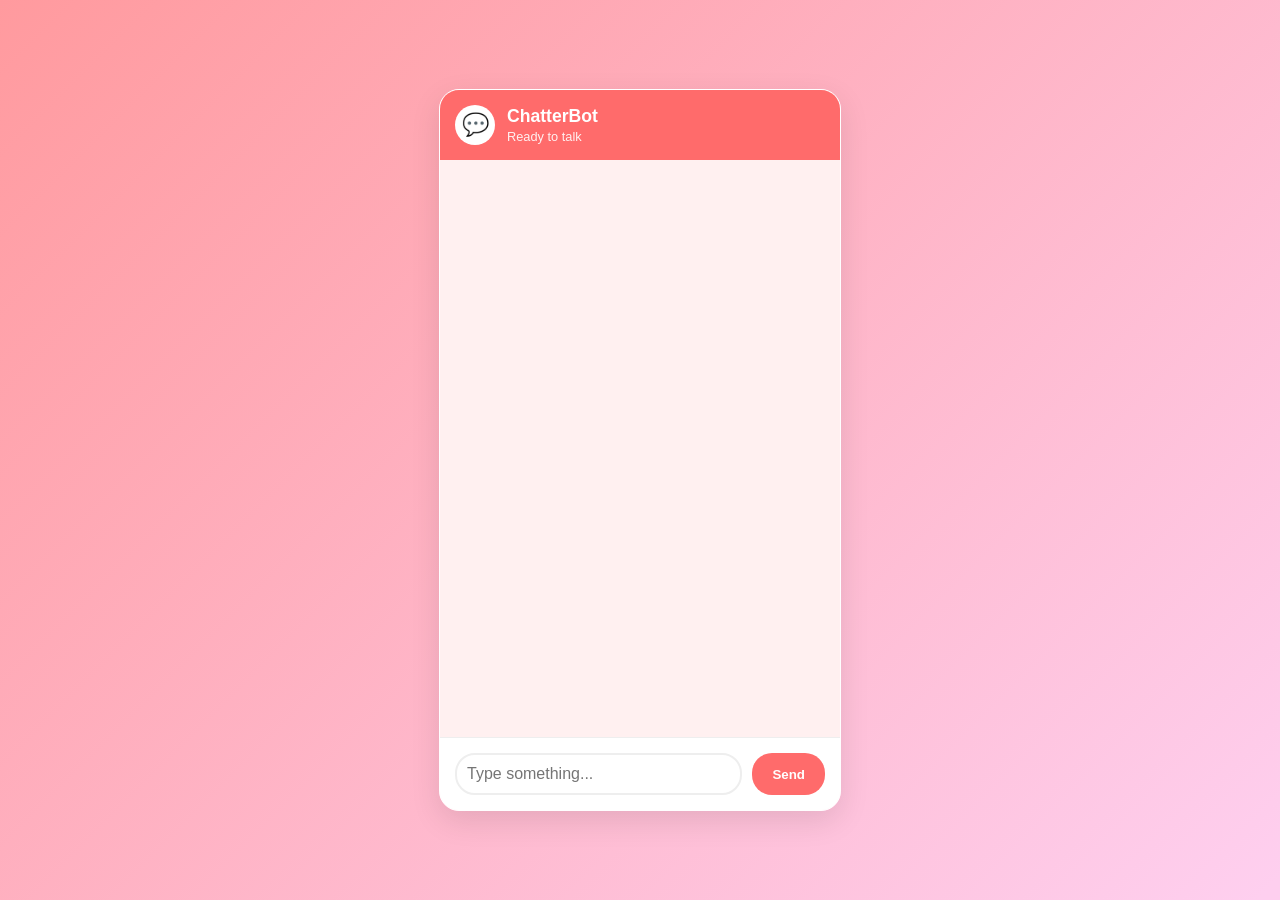
<file: Chatbot/chat.html>
<!DOCTYPE html>
<html lang="en">
<head>
    <meta charset="UTF-8">
    <meta name="viewport" content="width=device-width, initial-scale=1.0">
    <title>Conversational Bot</title>
    <link rel="stylesheet" href="styles.css">
    
</head>
<body>

    <div class="chat-container">
        <div class="chat-header">
            <div class="avatar">💬</div>
            <div class="bot-info">
                <h3>ChatterBot</h3>
                <span>Ready to talk</span>
            </div>
        </div>

        <!-- CHAT WINDOW IS NOW EMPTY -->
        <div id="chatWindow">
            <!-- No default message here -->
        </div>

        <form class="input-area" id="chatForm">
            <input type="text" id="messageInput" placeholder="Type something..." autocomplete="off" required>
            <button type="submit" id="sendBtn">Send</button>
        </form>
    </div>

<script src="script.js"></script>
</body>
</html>
</file>
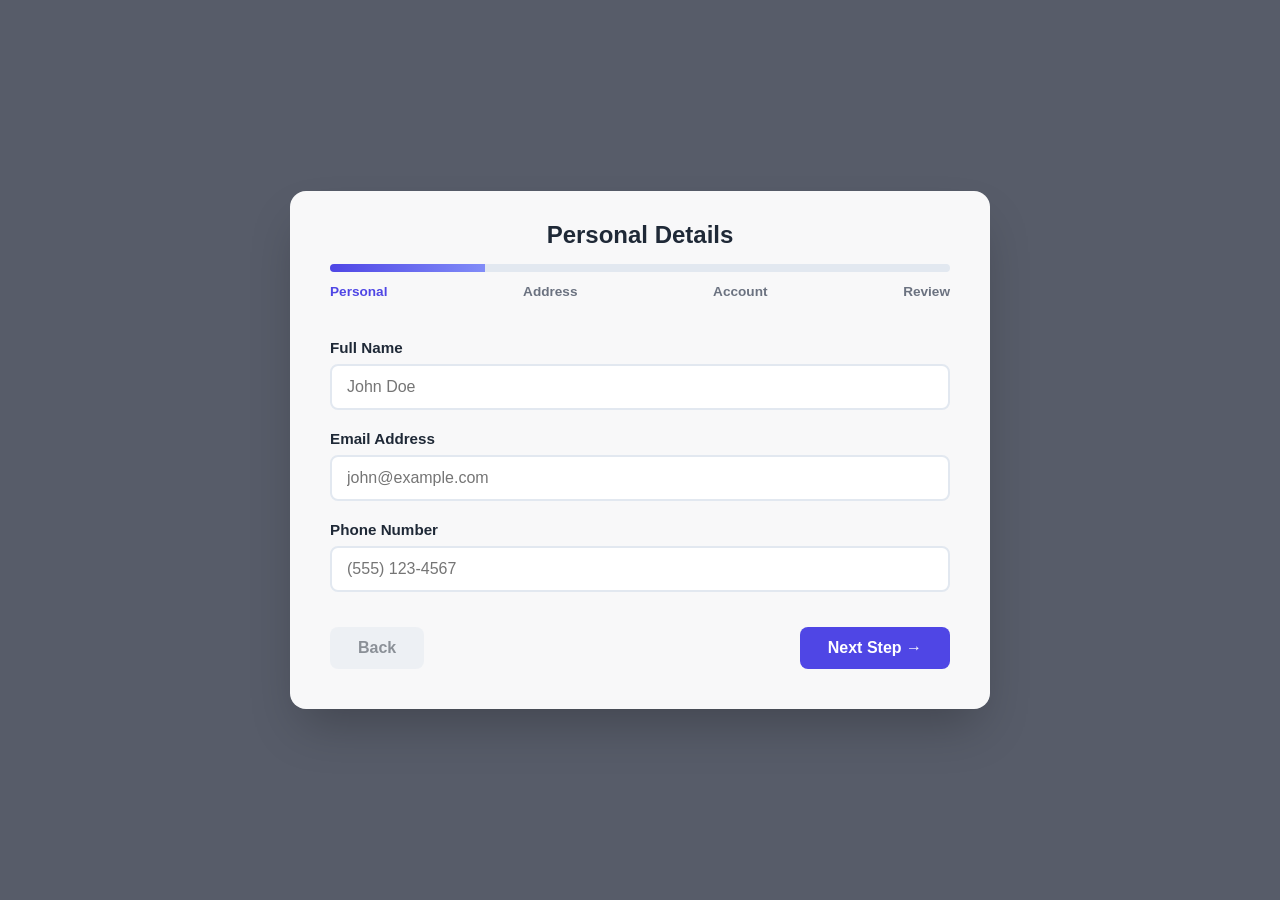
<file: Form/form.html>
<!DOCTYPE html>
<html lang="en">
<head>
    <meta charset="UTF-8">
    <meta name="viewport" content="width=device-width, initial-scale=1.0">
    <title>Fixed Multi-Step Form</title>
    
   <!--CSS File Link-->
   <link rel="stylesheet" href="styles.css">

</head>
<body>

    <!-- =========================================
         HTML SECTION
    ========================================== -->
    <div class="form-container">
        
        <div class="progress-header">
            <h2 class="progress-title" id="formTitle">Personal Details</h2>
            <div class="progress-track">
                <div class="progress-fill" id="progressBar"></div>
            </div>
            <div class="step-indicator">
                <span class="step-label active">Personal</span>
                <span class="step-label">Address</span>
                <span class="step-label">Account</span>
                <span class="step-label">Review</span>
            </div>
        </div>

        <form id="multiStepForm" class="form-body">
            
            <!-- Step 1 -->
            <div class="step active-step" data-step="1">
                <div class="input-group">
                    <label for="fullName">Full Name</label>
                    <input type="text" id="fullName" name="fullName" placeholder="John Doe">
                    <div class="error-message">Name is required.</div>
                </div>
                <div class="input-group">
                    <label for="email">Email Address</label>
                    <input type="email" id="email" name="email" placeholder="john@example.com">
                    <div class="error-message">Valid email required.</div>
                </div>
                <div class="input-group">
                    <label for="phone">Phone Number</label>
                    <input type="tel" id="phone" name="phone" placeholder="(555) 123-4567">
                    <div class="error-message">Phone is required.</div>
                </div>
            </div>

            <!-- Step 2 -->
            <div class="step" data-step="2">
                <div class="input-group">
                    <label for="address">Street Address</label>
                    <input type="text" id="address" name="address" placeholder="123 Main St">
                    <div class="error-message">Address is required.</div>
                </div>
                <div class="input-group">
                    <label for="city">City</label>
                    <input type="text" id="city" name="city" placeholder="New York">
                    <div class="error-message">City is required.</div>
                </div>
                <div class="input-group">
                    <label for="zip">Zip Code</label>
                    <input type="text" id="zip" name="zip" placeholder="10001">
                    <div class="error-message">Zip code is required.</div>
                </div>
            </div>

            <!-- Step 3 -->
            <div class="step" data-step="3">
                <div class="input-group">
                    <label for="username">Username</label>
                    <input type="text" id="username" name="username" placeholder="johndoe123">
                    <div class="error-message">Username required (min 4 chars).</div>
                </div>
                <div class="input-group">
                    <label for="password">Password</label>
                    <input type="password" id="password" name="password" placeholder="••••••••">
                    <div class="error-message">Password required (min 6 chars).</div>
                </div>
                <div class="input-group">
                    <label for="confirmPassword">Confirm Password</label>
                    <input type="password" id="confirmPassword" name="confirmPassword" placeholder="••••••••">
                    <div class="error-message">Passwords do not match.</div>
                </div>
            </div>

            <!-- Step 4 -->
            <div class="step" data-step="4">
                <h3 style="margin-bottom: 20px; color: var(--text-main);">Review Details</h3>
                <div class="summary-grid" id="summaryContent">
                    <!-- JS Injected -->
                </div>
            </div>

            <div class="button-container">
                <button type="button" class="btn btn-prev" id="prevBtn" disabled>Back</button>
                <button type="button" class="btn btn-next" id="nextBtn">Next Step &rarr;</button>
                <button type="submit" class="btn btn-submit" id="submitBtn" style="display: none;">Submit &checkmark;</button>
            </div>

        </form>
    </div>

    <!-- Success Modal -->
    <div class="modal-overlay" id="successModal">
        <div class="success-card">
            <span class="success-icon">🎉</span>
            <h2 style="margin-bottom: 10px; color: var(--text-main);">Success!</h2>
            <p style="color: var(--text-light);">Your application has been submitted.</p>
            <button class="btn btn-next" style="margin-top: 25px;" onclick="location.reload()">Start New</button>
        </div>
    </div>

<!--JS File Link-->
<script src="script.js"></script>

</body>
</html>
</file>
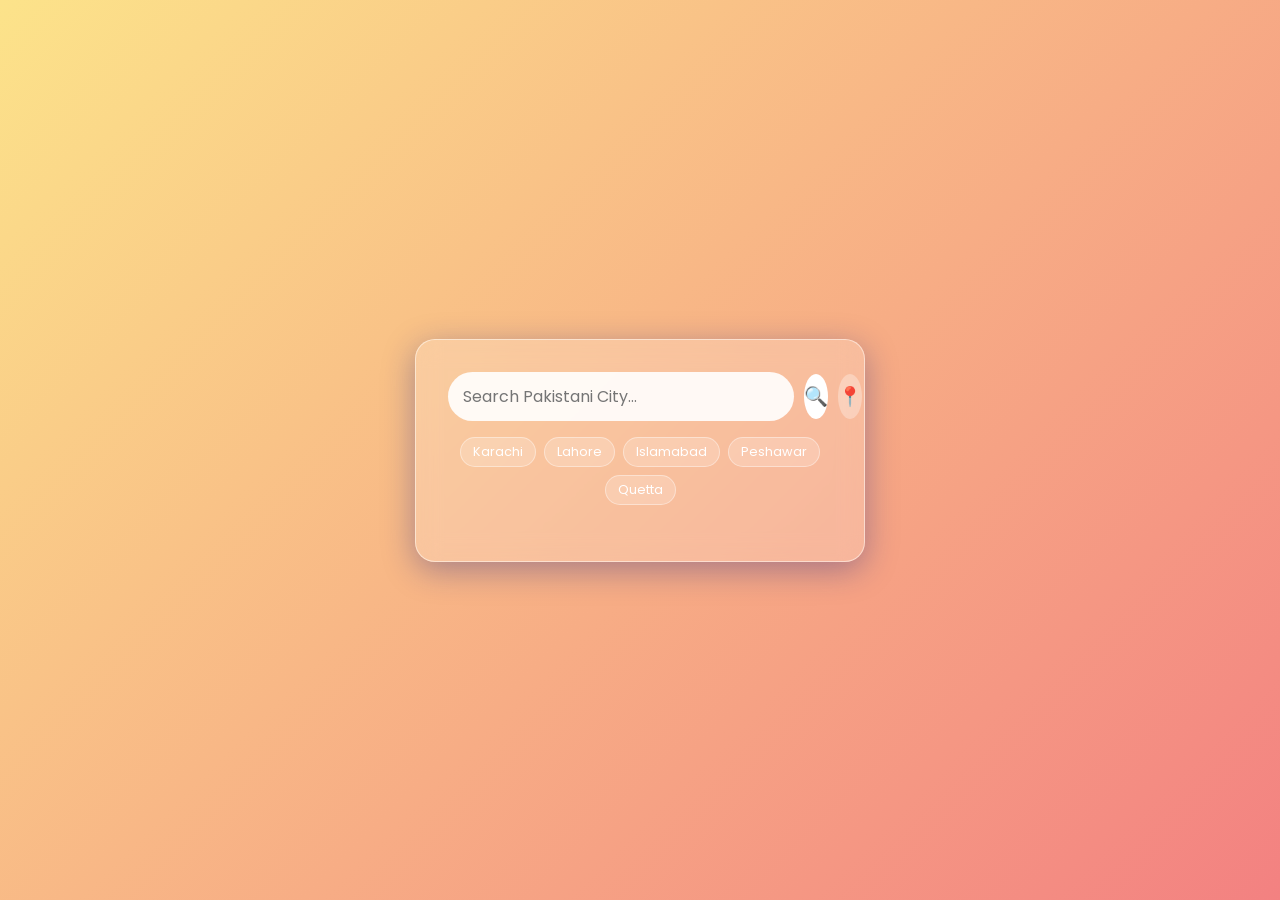
<file: Weather App/App.html>
<!DOCTYPE html>
<html lang="en">
<head>
    <meta charset="UTF-8">
    <meta name="viewport" content="width=device-width, initial-scale=1.0">
    <title>Pakistan Weather App</title>

    <!--CSS File Link-->
    <link rel="stylesheet" href="styles.css">
</head>
<body>

    <main class="weather-card">
        <div class="search-box">
            <!-- 'list' attribute links to the datalist below -->
            <input type="text" id="cityInput" placeholder="Search Pakistani City..." list="pk-cities" autocomplete="off">
            
            <button class="btn-search" id="searchBtn" aria-label="Search">🔍</button>
            <button class="btn-location" id="locationBtn" aria-label="Use my location">📍</button>
        </div>

        <!-- Data List for Autocomplete (Contains Pakistani Cities) -->
        <datalist id="pk-cities">
            <option value="Karachi">
            <option value="Lahore">
            <option value="Faisalabad">
            <option value="Rawalpindi">
            <option value="Multan">
            <option value="Hyderabad">
            <option value="Gujranwala">
            <option value="Peshawar">
            <option value="Quetta">
            <option value="Islamabad">
            <option value="Sialkot">
            <option value="Sargodha">
            <option value="Bahawalpur">
            <option value="Sukkur">
            <option value="Larkana">
            <option value="Mardan">
            <option value="Mingora">
            <option value="Sheikhupura">
            <option value="Sahiwal">
            <option value="Dera Ghazi Khan">
            <option value="Rahim Yar Khan">
            <option value="Jhang">
            <option value="Gujrat">
            <option value="Kasur">
            <option value="Okara">
            <option value="Mianwali">
            <option value="Bhimber">
            <option value="Mirpur">
            <option value="Muzaffarabad">
            <option value="Gilgit">
            <option value="Skardu">
            <option value="Chitral">
            <option value="Swat">
            <option value="Hunza">
            <option value="Kaghan">
            <option value="Naran">
            <option value="Murree">
            <option value="Abbottabad">
            <option value="Haripur">
            <option value="Mansehra">
            <option value="Chakwal">
            <option value="Jhelum">
            <option value="Attock">
            <option value="Pakpattan">
            <option value="Toba Tek Singh">
            <option value="Kamoke">
            <option value="Hafizabad">
            <option value="Mandi Bahauddin">
            <option value="Wazirabad">
            <option value="Chiniot">
            <option value="Sambrial">
            <option value="Narowal">
            <option value="Hujra Shah Muqeem">
            <option value="Kabirwala">
            <option value="Khanewal">
            <option value="Vehari">
            <option value="Dipalpur">
            <option value="Khanpur">
            <option value="Jaranwala">
            <option value="Chishtian">
            <option value="Burewala">
            <option value="Arifwala">
            <option value="Jahania">
            <option value="Lodhran">
            <option value="Shujabad">
            <option value="Kot Addu">
            <option value="Muzaffargarh">
            <option value="Alipur">
            <option value="Kot Mumin">
            <option value="Shorkot">
            <option value="Ahmadpur East">
            <option value="Yazman">
            <option value="Ubaro">
            <option value="Moro">
            <option value="Kandhkot">
            <option value="Jacobabad">
            <option value="Shikarpur">
            <option value="Kashmore">
            <option value="Larkana">
            <option value="Dadu">
            <option value="Sehwan">
            <option value="Jamshoro">
            <option value="Kotri">
            <option value="Thatta">
            <option value="Badin">
            <option value="Tando Muhammad Khan">
            <option value="Tando Allahyar">
            <option value="Matli">
            <option value="Hyderabad">
            <option value="Mirpur Khas">
            <option value="Umerkot">
            <option value="Sanghar">
            <option value="Shahdadpur">
            <option value="Nawabshah">
            <option value="Padidan">
            <option value="Naushahro Feroze">
            <option value="Mor0">
            <option value="Khipro">
            <option value="Mehrabpur">
            <option value="Noshero Feroz">
            <option value="Ghotki">
            <option value="Khairpur">
            <option value="Sukkur">
            <option value="Rohri">
            <option value="Pano Aqil">
            <option value="Saleh Pat">
            <option value="Kandiaro">
            <option value="Kamber">
            <option value="Warah">
            <option value="Qambar">
            <option value="Larkana">
            <option value="Shahdadkot">
            <option value="Mirokhan">
            <option value="Sohbatpur">
            <option value="Usta Muhammad">
            <option value="Jhat Pat">
            <option value="Gandakha">
            <option value="Bhag">
            <option value="Dera Murad Jamali">
            <option value="Sibi">
            <option value="Bolan">
            <option value="Mach">
            <option value="Kuchlak">
            <option value="Quetta">
            <option value="Pishin">
            <option value="Killa Abdullah">
            <option value="Chaman">
            <option value="Zhob">
            <option value="Loralai">
            <option value="Duki">
            <option value="Harnai">
            <option value="Sibi">
            <option value="Kohlu">
            <option value="Dera Bugti">
            <option value="Turbat">
            <option value="Gwadar">
            <option value="Pasni">
            <option value="Jiwani">
            <option value="Ormara">
            <option value="Panjgur">
            <option value="Khuzdar">
            <option value="Wadh">
            <option value="Uthal">
            <option value="Belapat">
            <option value="Hub">
            <option value="Lasbela">
            <option value="Winder">
        </datalist>

        <!-- Quick Access Buttons for Major Cities -->
        <div class="quick-cities">
            <button class="city-chip" onclick="searchCity('Karachi')">Karachi</button>
            <button class="city-chip" onclick="searchCity('Lahore')">Lahore</button>
            <button class="city-chip" onclick="searchCity('Islamabad')">Islamabad</button>
            <button class="city-chip" onclick="searchCity('Peshawar')">Peshawar</button>
            <button class="city-chip" onclick="searchCity('Quetta')">Quetta</button>
        </div>

        <div class="loader" id="loader"></div>
        <div class="error-msg" id="errorMsg"></div>

        <section class="weather-info" id="weatherInfo">
            <div class="weather-icon" id="weatherIcon">☀️</div>
            <h1 class="temperature" id="temp">--°C</h1>
            <h2 class="city-name" id="cityName">City Name</h2>
            <p class="description" id="description">Weather Condition</p>

            <div class="details">
                <div class="detail-item">
                    <span class="detail-label">Humidity</span>
                    <span class="detail-value" id="humidity">--%</span>
                </div>
                <div class="detail-item">
                    <span class="detail-label">Wind</span>
                    <span class="detail-value" id="windSpeed">-- km/h</span>
                </div>
            </div>
        </section>
    </main>
   
     <!--JS File Link-->
     <script src="script.js"></script>
</body>
</html>
</file>
<file: Chatbot/styles.css>
body {
            margin: 0;
            padding: 0;
            font-family: 'Segoe UI', Tahoma, Geneva, Verdana, sans-serif;
            background: linear-gradient(135deg, #FF9A9E 0%, #FECFEF 99%, #FECFEF 100%);
            height: 100vh;
            display: flex;
            justify-content: center;
            align-items: center;
        }

        .chat-container {
            width: 100%;
            max-width: 400px;
            height: 80vh;
            background: rgba(255, 255, 255, 0.9);
            border-radius: 20px;
            box-shadow: 0 10px 30px rgba(0,0,0,0.1);
            display: flex;
            flex-direction: column;
            overflow: hidden;
            border: 1px solid white;
        }

        /* Header */
        .chat-header {
            background: #FF6B6B;
            color: white;
            padding: 15px;
            display: flex;
            align-items: center;
            box-shadow: 0 2px 5px rgba(0,0,0,0.1);
        }

        .avatar {
            width: 40px; height: 40px;
            background: white;
            border-radius: 50%;
            display: flex; align-items: center; justify-content: center;
            font-size: 22px; margin-right: 12px;
            color: #FF6B6B;
        }

        .bot-info h3 { margin: 0; font-size: 1.1rem; }
        .bot-info span { font-size: 0.8rem; opacity: 0.9; }

        /* Chat Area */
        #chatWindow {
            flex: 1;
            padding: 20px;
            overflow-y: auto;
            background: #fff0f0;
            display: flex;
            flex-direction: column;
            gap: 10px;
        }

        /* Messages */
        .message {
            max-width: 75%;
            padding: 10px 15px;
            border-radius: 15px;
            font-size: 0.95rem;
            line-height: 1.4;
            animation: slideIn 0.3s ease;
        }

        @keyframes slideIn {
            from { opacity: 0; transform: translateY(10px); }
            to { opacity: 1; transform: translateY(0); }
        }

        .bot {
            background: white;
            color: #333;
            align-self: flex-start;
            border-bottom-left-radius: 2px;
            box-shadow: 0 1px 2px rgba(0,0,0,0.1);
        }

        .user {
            background: #FF6B6B;
            color: white;
            align-self: flex-end;
            border-bottom-right-radius: 2px;
        }

        /* Input Area */
        .input-area {
            padding: 15px;
            background: white;
            border-top: 1px solid #eee;
            display: flex;
            gap: 10px;
        }

        #messageInput {
            flex: 1;
            padding: 10px;
            border: 2px solid #eee;
            border-radius: 20px;
            outline: none;
            font-size: 1rem;
        }

        #messageInput:focus { border-color: #FF6B6B; }

        #sendBtn {
            background: #FF6B6B;
            color: white;
            border: none;
            padding: 0 20px;
            border-radius: 20px;
            cursor: pointer;
            font-weight: bold;
        }

        #sendBtn:hover { background: #ee5253; }
</file>
<file: Form/styles.css>
:root {
            --primary: #4F46E5; /* Indigo */
            --primary-hover: #4338CA;
            --text-main: #1F2937;
            --text-light: #6B7280;
            --error: #EF4444;
            --bg-card: #FFFFFF;
            --border-radius: 16px;
        }

        * {
            box-sizing: border-box;
            margin: 0;
            padding: 0;
            font-family: 'Segoe UI', Roboto, Helvetica, Arial, sans-serif;
        }

        body {
            /* Background Image */
            background-image: url('https://images.unsplash.com/photo-1451187580459-43490279c0fa?q=80&w=2072&auto=format&fit=crop');
            background-size: cover;
            background-position: center;
            background-repeat: no-repeat;
            background-attachment: fixed;
            min-height: 100vh;
            display: flex;
            justify-content: center;
            align-items: center;
            padding: 20px;
            position: relative;
        }

        /* Dark Overlay */
        body::before {
            content: '';
            position: absolute;
            top: 0; left: 0; right: 0; bottom: 0;
            background: rgba(15, 23, 42, 0.7);
            z-index: -1;
        }

        .form-container {
            background: rgba(255, 255, 255, 0.96);
            width: 100%;
            max-width: 700px;
            border-radius: var(--border-radius);
            box-shadow: 0 25px 50px -12px rgba(0, 0, 0, 0.25);
            overflow: hidden;
            backdrop-filter: blur(10px);
        }

        /* --- Progress Bar --- */
        .progress-header {
            padding: 30px 40px 0 40px;
            margin-bottom: 20px;
        }

        .progress-title {
            font-size: 1.5rem;
            color: var(--text-main);
            margin-bottom: 15px;
            text-align: center;
            font-weight: 700;
        }

        .progress-track {
            background-color: #E2E8F0;
            height: 8px;
            width: 100%;
            border-radius: 10px;
            overflow: hidden;
        }

        .progress-fill {
            height: 100%;
            background: linear-gradient(90deg, var(--primary), #818CF8);
            width: 25%; 
            transition: width 0.5s ease;
        }

        .step-indicator {
            display: flex;
            justify-content: space-between;
            margin-top: 12px;
            font-size: 0.85rem;
            color: var(--text-light);
            font-weight: 600;
        }

        .step-label.active {
            color: var(--primary);
        }

        /* --- Form Body --- */
        .form-body {
            padding: 20px 40px 40px 40px;
            position: relative;
            min-height: 320px;
        }

        .step {
            display: none; 
            animation: fadeIn 0.4s ease-in-out;
        }

        .step.active-step {
            display: block;
        }

        @keyframes fadeIn {
            from { opacity: 0; transform: translateY(10px); }
            to { opacity: 1; transform: translateY(0); }
        }

        /* --- Inputs --- */
        .input-group {
            margin-bottom: 20px;
            position: relative;
        }

        .input-group label {
            display: block;
            margin-bottom: 8px;
            color: var(--text-main);
            font-weight: 600;
            font-size: 0.95rem;
        }

        .input-group input {
            width: 100%;
            padding: 12px 15px;
            border: 2px solid #E2E8F0;
            border-radius: 8px;
            font-size: 1rem;
            transition: all 0.3s;
            outline: none;
            background: #fff;
        }

        .input-group input:focus {
            border-color: var(--primary);
            box-shadow: 0 0 0 4px rgba(79, 70, 229, 0.1);
        }

        .input-group.error input {
            border-color: var(--error);
            background-color: #FEF2F2;
            animation: shake 0.3s;
        }

        @keyframes shake {
            0%, 100% { transform: translateX(0); }
            25% { transform: translateX(-5px); }
            75% { transform: translateX(5px); }
        }

        .error-message {
            color: var(--error);
            font-size: 0.8rem;
            margin-top: 6px;
            display: none;
            font-weight: 600;
        }

        .input-group.error .error-message {
            display: block;
        }

        /* --- Summary --- */
        .summary-grid {
            display: grid;
            grid-template-columns: 1fr 1fr;
            gap: 15px;
        }

        .summary-item {
            background: #F8FAFC;
            padding: 15px;
            border-radius: 8px;
            border: 1px solid #E2E8F0;
        }

        .summary-item h4 {
            font-size: 0.75rem;
            color: var(--text-light);
            margin-bottom: 4px;
            text-transform: uppercase;
        }

        .summary-item p {
            font-size: 1rem;
            color: var(--text-main);
            font-weight: 600;
        }

        /* --- Buttons --- */
        .button-container {
            display: flex;
            justify-content: space-between;
            margin-top: 35px;
        }

        .btn {
            padding: 12px 28px;
            border: none;
            border-radius: 8px;
            font-size: 1rem;
            font-weight: 600;
            cursor: pointer;
            transition: all 0.3s ease;
            display: inline-flex;
            align-items: center;
            gap: 8px;
        }

        .btn-prev {
            background-color: #E2E8F0;
            color: var(--text-main);
        }

        .btn-prev:hover:not(:disabled) {
            background-color: #CBD5E1;
        }

        .btn-next, .btn-submit {
            background-color: var(--primary);
            color: white;
        }

        .btn-next:hover, .btn-submit:hover {
            background-color: var(--primary-hover);
            transform: translateY(-2px);
            box-shadow: 0 4px 12px rgba(79, 70, 229, 0.3);
        }

        .btn:disabled {
            opacity: 0.5;
            cursor: not-allowed;
            transform: none !important;
        }

        /* --- Success Modal --- */
        .modal-overlay {
            position: fixed;
            top: 0; left: 0; width: 100%; height: 100%;
            background: rgba(0,0,0,0.7);
            display: flex;
            justify-content: center;
            align-items: center;
            opacity: 0;
            pointer-events: none;
            transition: opacity 0.3s ease;
            z-index: 2000;
        }
        
        .modal-overlay.open {
            opacity: 1;
            pointer-events: auto;
        }

        .success-card {
            background: white;
            padding: 50px 30px;
            border-radius: 20px;
            text-align: center;
            max-width: 400px;
            transform: scale(0.8);
            transition: transform 0.3s cubic-bezier(0.175, 0.885, 0.32, 1.275);
        }

        .modal-overlay.open .success-card {
            transform: scale(1);
        }

        .success-icon {
            font-size: 4rem;
            margin-bottom: 20px;
            display: block;
        }

        /* Responsive */
        @media (max-width: 600px) {
            .form-container { height: 100vh; max-width: none; border-radius: 0; }
            .form-body { overflow-y: auto; }
            .button-container { flex-direction: column-reverse; gap: 10px; }
            .btn { width: 100%; justify-content: center; }
        }
</file>
<file: Weather App/styles.css>
@import url('https://fonts.googleapis.com/css2?family=Poppins:wght@300;400;600;700&display=swap');

        :root {
            --bg-sunny: linear-gradient(135deg, #fce38a, #f38181);
            --bg-cloudy: linear-gradient(135deg, #bdc3c7, #2c3e50);
            --bg-rainy: linear-gradient(135deg, #4b6cb7, #182848);
            --bg-clear-night: linear-gradient(135deg, #0f2027, #203a43, #2c5364);
            --glass-bg: rgba(255, 255, 255, 0.2);
            --glass-border: rgba(255, 255, 255, 0.5);
            --text-color: #fff;
            --card-shadow: 0 8px 32px 0 rgba(31, 38, 135, 0.37);
        }

        * {
            margin: 0;
            padding: 0;
            box-sizing: border-box;
        }

        body {
            font-family: 'Poppins', sans-serif;
            min-height: 100vh;
            display: flex;
            justify-content: center;
            align-items: center;
            color: var(--text-color);
            background: var(--bg-sunny);
            transition: background 1s ease;
            padding: 20px;
        }

        .weather-card {
            background: var(--glass-bg);
            backdrop-filter: blur(12px);
            -webkit-backdrop-filter: blur(12px);
            border: 1px solid var(--glass-border);
            border-radius: 20px;
            padding: 2rem;
            width: 100%;
            max-width: 450px;
            box-shadow: var(--card-shadow);
            text-align: center;
            animation: fadeIn 0.8s ease-out;
        }

        @keyframes fadeIn {
            from { opacity: 0; transform: translateY(20px); }
            to { opacity: 1; transform: translateY(0); }
        }

        /* Search Section */
        .search-box {
            display: flex;
            justify-content: space-between;
            align-items: center;
            margin-bottom: 1rem;
            gap: 10px;
        }

        input[type="text"] {
            flex: 1;
            padding: 12px 15px;
            border-radius: 30px;
            border: none;
            outline: none;
            background: rgba(255, 255, 255, 0.9);
            color: #333;
            font-family: inherit;
            font-size: 1rem;
        }

        button {
            border: none;
            cursor: pointer;
            transition: transform 0.2s ease, background 0.2s;
            border-radius: 50%;
            display: flex;
            align-items: center;
            justify-content: center;
        }

        .btn-search, .btn-location {
            background: #fff;
            color: #333;
            width: 45px;
            height: 45px;
            font-size: 1.2rem;
        }

        .btn-location {
            background: rgba(255, 255, 255, 0.3);
            color: #fff;
        }

        button:hover { transform: scale(1.05); }
        button:active { transform: scale(0.95); }

        /* Quick Access Cities */
        .quick-cities {
            display: flex;
            flex-wrap: wrap;
            justify-content: center;
            gap: 8px;
            margin-bottom: 1.5rem;
        }

        .city-chip {
            background: rgba(255, 255, 255, 0.2);
            border: 1px solid rgba(255, 255, 255, 0.4);
            color: #fff;
            padding: 5px 12px;
            border-radius: 20px;
            font-size: 0.8rem;
            cursor: pointer;
            transition: background 0.3s;
            font-family: 'Poppins', sans-serif;
        }

        .city-chip:hover {
            background: #fff;
            color: #333;
        }

        /* Weather Display */
        .weather-info {
            display: none;
            animation: slideUp 0.5s ease-out;
        }

        @keyframes slideUp {
            from { opacity: 0; transform: translateY(10px); }
            to { opacity: 1; transform: translateY(0); }
        }

        .weather-icon { font-size: 5rem; margin: 10px 0; filter: drop-shadow(0 4px 6px rgba(0,0,0,0.2)); }
        .temperature { font-size: 3.5rem; font-weight: 700; margin-bottom: 5px; }
        .description { font-size: 1.2rem; text-transform: capitalize; margin-bottom: 20px; font-weight: 300; }
        .city-name { font-size: 1.5rem; margin-bottom: 5px; font-weight: 600; }

        .details {
            display: flex;
            justify-content: space-around;
            background: rgba(0, 0, 0, 0.1);
            border-radius: 15px;
            padding: 15px;
            margin-top: 20px;
        }

        .detail-item { display: flex; flex-direction: column; align-items: center; gap: 5px; }
        .detail-label { font-size: 0.8rem; opacity: 0.8; }
        .detail-value { font-weight: 600; font-size: 1.1rem; }

        /* Feedback UI */
        .error-msg {
            color: #ffcccc;
            background: rgba(255, 0, 0, 0.2);
            padding: 10px;
            border-radius: 10px;
            margin-bottom: 1rem;
            display: none;
            font-size: 0.9rem;
        }

        .loader {
            display: none;
            border: 4px solid rgba(255, 255, 255, 0.3);
            border-radius: 50%;
            border-top: 4px solid #fff;
            width: 30px;
            height: 30px;
            animation: spin 1s linear infinite;
            margin: 20px auto;
        }

        @keyframes spin { 0% { transform: rotate(0deg); } 100% { transform: rotate(360deg); } }

        @media (max-width: 480px) {
            .weather-card { padding: 1.5rem; }
            .temperature { font-size: 2.5rem; }
            .quick-cities { display: none; } /* Hide chips on very small screens to save space */
        }
</file>
